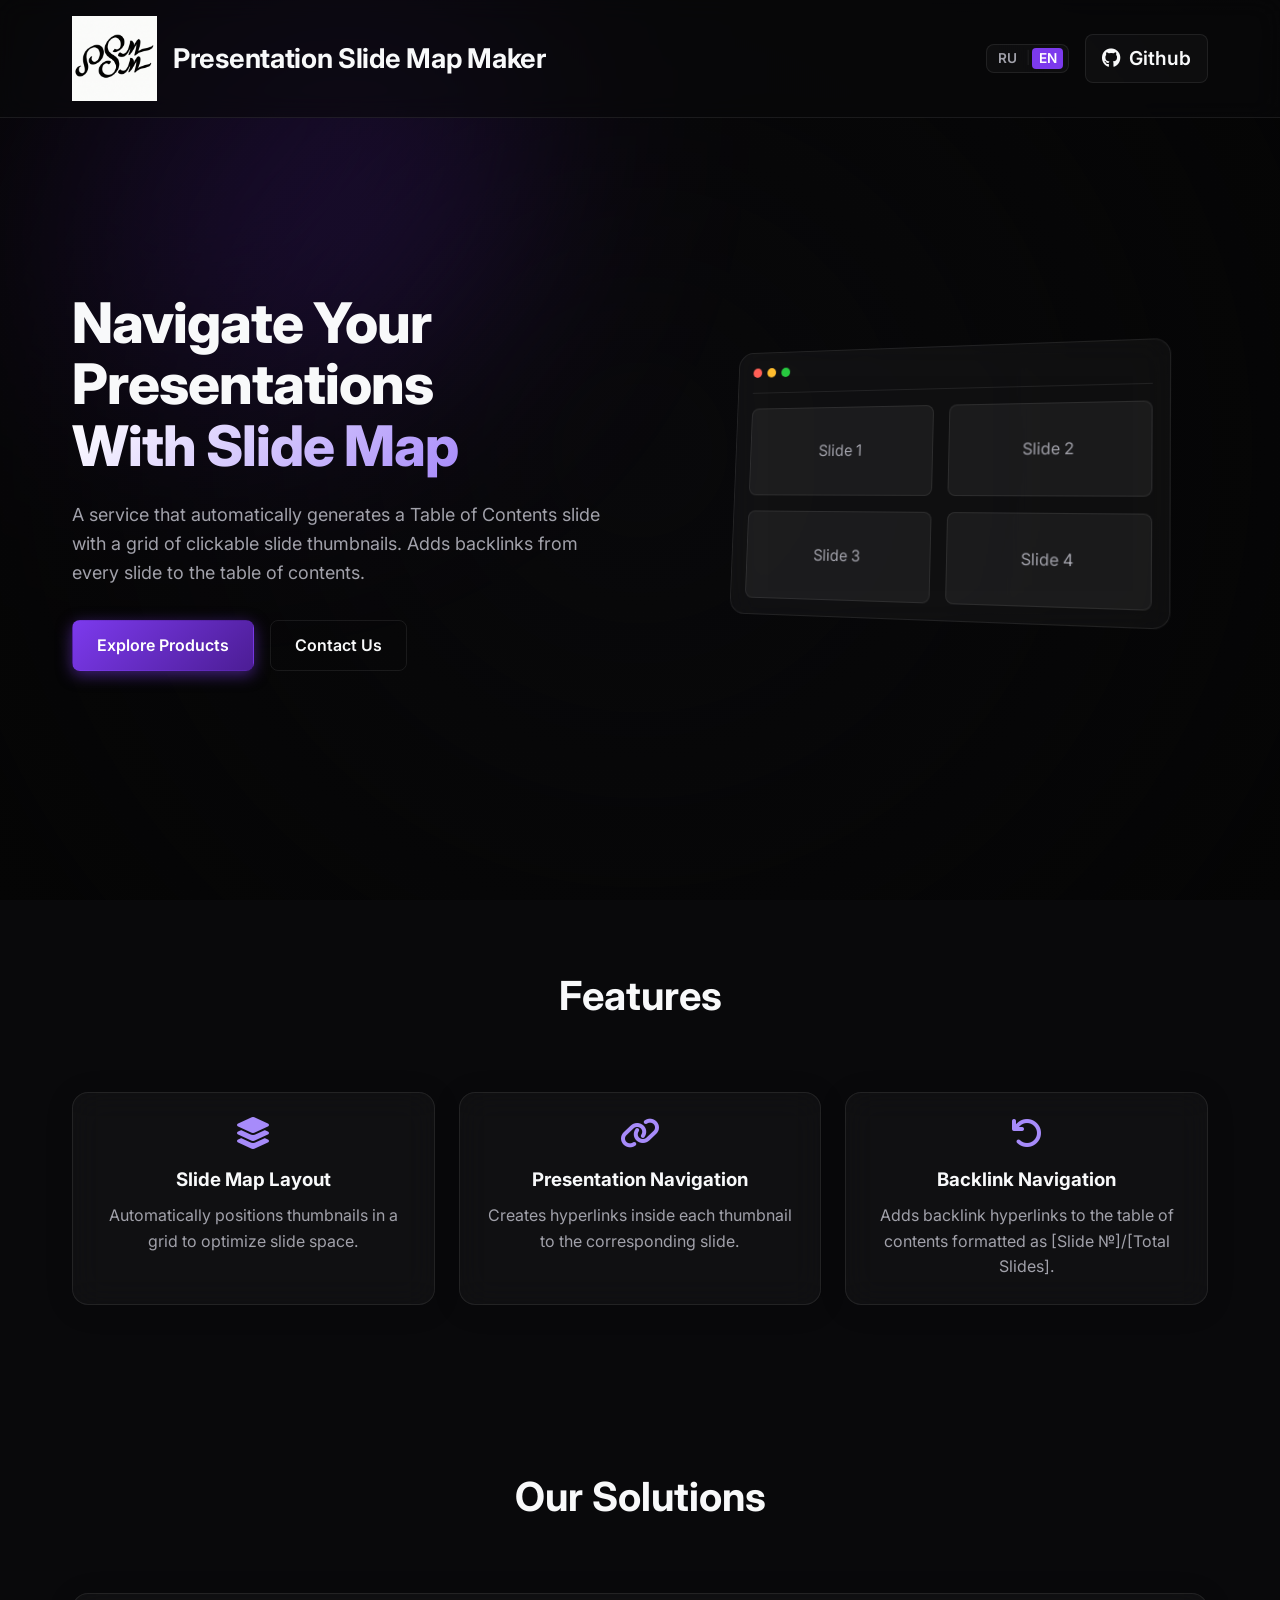
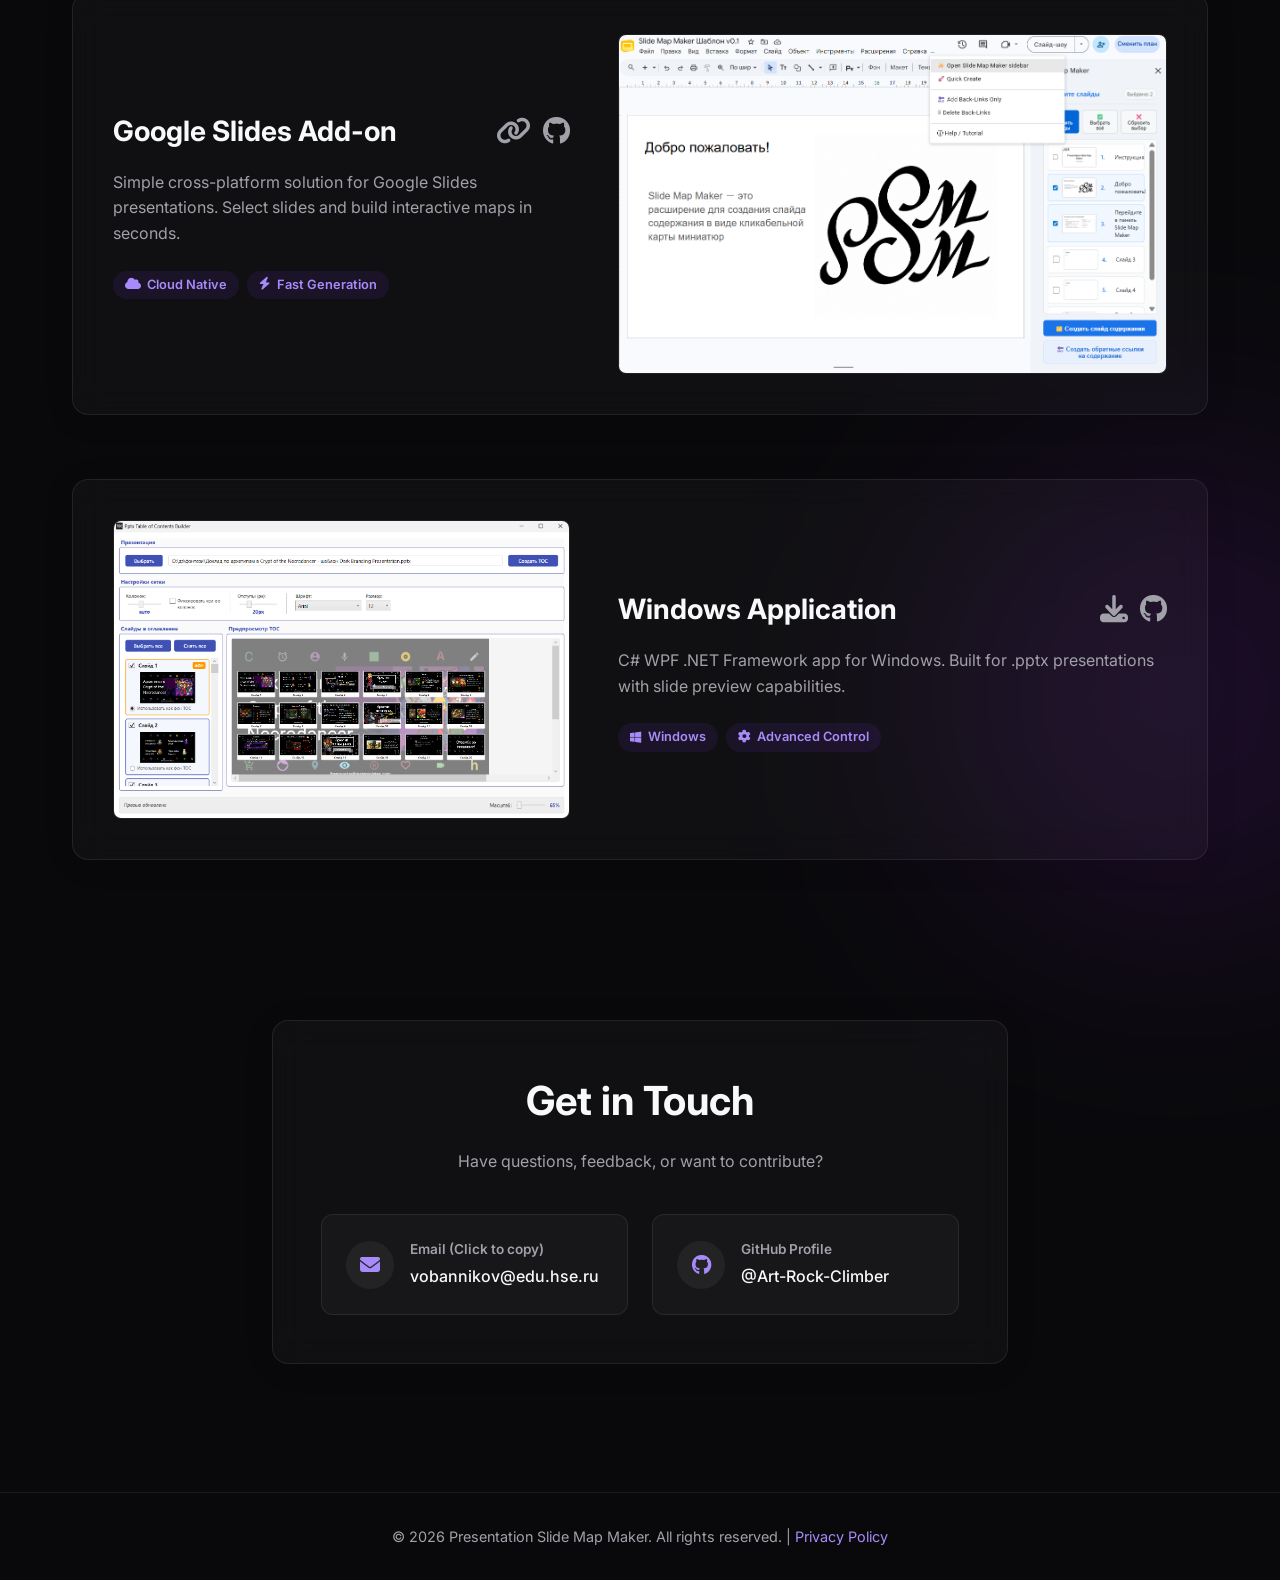
<file: index.html>
<!DOCTYPE html>
<html lang="ru">
<head>
    <!-- Yandex.Metrika counter -->
    <script type="text/javascript">
        (function(m,e,t,r,i,k,a){
            m[i]=m[i]||function(){(m[i].a=m[i].a||[]).push(arguments)};
            m[i].l=1*new Date();
            for (var j = 0; j < document.scripts.length; j++) {if (document.scripts[j].src === r) { return; }}
            k=e.createElement(t),a=e.getElementsByTagName(t)[0],k.async=1,k.src=r,a.parentNode.insertBefore(k,a)
        })(window, document,'script','https://mc.yandex.ru/metrika/tag.js?id=110553882', 'ym');

        ym(110553882, 'init', {ssr:true, webvisor:true, clickmap:true, referrer: document.referrer, url: location.href, accurateTrackBounce:true, trackLinks:true});
    </script>
    <noscript><div><img src="https://mc.yandex.ru/watch/110553882" style="position:absolute; left:-9999px;" alt="" /></div></noscript>
    <!-- /Yandex.Metrika counter -->

    <!-- Google Site Verification -->
    <meta name="google-site-verification" content="C6FuxXjHSIg_MrAdLh4r7RQxVOci7QAtpBMYjecPx-8"/>

    <meta charset="UTF-8">
    <meta name="viewport" content="width=device-width, initial-scale=1.0">
    <title>Presentation Slide Map Maker</title>
    <meta name="description" content="Add navigation to your PowerPoint presentations. Generate Table of Contents with interactive slide thumbnails.">
    <link rel="preconnect" href="https://fonts.googleapis.com">
    <link rel="preconnect" href="https://fonts.gstatic.com" crossorigin>
    <link href="https://fonts.googleapis.com/css2?family=Inter:wght@300;400;600;700;800&display=swap" rel="stylesheet">
    <link rel="stylesheet" href="style.css">
    <!-- FontAwesome for icons -->
    <link rel="stylesheet" href="https://cdnjs.cloudflare.com/ajax/libs/font-awesome/6.4.0/css/all.min.css">
</head>
<body>
    <div class="bg-gradient-overlay"></div>
    <div class="glow-orb orb-1"></div>
    <div class="glow-orb orb-2"></div>

    <!-- Header -->
    <header class="glass-nav">
        <div class="nav-container">
            <div class="logo-area">
                <div class="logo-placeholder">
                    <img src="assets/logo.png" alt="Logo">
                </div>
                <h1 class="nav-title">Presentation Slide Map Maker</h1>
            </div>
            <div class="nav-links">
                <div class="lang-switcher">
                    <button class="lang-btn active" data-lang-btn="ru">RU</button>
                    <span class="lang-divider">|</span>
                    <button class="lang-btn" data-lang-btn="en">EN</button>
                </div>
                <a href="https://github.com/Presentation-Slide-Map-Maker" target="_blank" class="org-card">
                    <i class="fa-brands fa-github"></i>
                    <span data-i18n="nav_github">Github Org</span>
                </a>
            </div>
        </div>
    </header>

    <!-- Hero Section -->
    <section class="hero" id="home">
        <div class="hero-content">
            <h2 class="hero-title" data-i18n="hero_title">Путешествуйте по презентации<br><span class="text-gradient">с картой слайдов</span></h2>
            <p class="hero-subtitle" data-i18n="hero_subtitle">
                Сервис, который автоматически создаёт слайд содержания с сеткой кликабельных миниатюр слайдов. Добавляет обратные ссылки с каждого слайда на содержание.
            </p>
            <div class="hero-cta">
                <a href="#products" class="btn btn-primary" data-i18n="hero_btn_products">Перейти к продуктам</a>
                <a href="#contact" class="btn btn-secondary" data-i18n="hero_btn_contact">Контакты</a>
            </div>
        </div>
        <div class="hero-visual">
            <div class="glass-card mockup-card">
                <div class="mockup-header">
                    <span class="dot red"></span>
                    <span class="dot yellow"></span>
                    <span class="dot green"></span>
                </div>
                <div class="mockup-body">
                    <div class="toc-grid">
                        <div class="toc-item" data-i18n="slide_1">Слайд 1</div>
                        <div class="toc-item" data-i18n="slide_2">Слайд 2</div>
                        <div class="toc-item" data-i18n="slide_3">Слайд 3</div>
                        <div class="toc-item" data-i18n="slide_4">Слайд 4</div>
                    </div>
                </div>
            </div>
        </div>
    </section>

    <!-- Overall Features Section -->
    <section class="features" id="features">
        <div class="section-header">
            <h2 class="section-title" data-i18n="features_title">Возможности</h2>
        </div>
        <div class="features-grid">
            
            <!-- Feature 1 -->
            <div class="feature-card glass-card reveal-on-scroll">
                <i class="fa-solid fa-layer-group feature-icon"></i>
                <h3 class="feature-title" data-i18n="feature_1_title">Расположение карты слайдов</h3>
                <p class="feature-desc" data-i18n="feature_1_desc">Автоматически расставляет миниатюры в сетку для оптимального использования места.</p>
            </div>

            <!-- Feature 2 -->
            <div class="feature-card glass-card reveal-on-scroll delay-1">
                <i class="fa-solid fa-link feature-icon"></i>
                <h3 class="feature-title" data-i18n="feature_2_title">Перемещение по презентации</h3>
                <p class="feature-desc" data-i18n="feature_2_desc">Создаёт гиперссылки в каждой миниатюре к нужному слайду.</p>
            </div>

            <!-- Feature 3 -->
            <div class="feature-card glass-card reveal-on-scroll delay-1">
                <i class="fa-solid fa-arrow-rotate-left feature-icon"></i>
                <h3 class="feature-title" data-i18n="feature_3_title">Обратная навигация</h3>
                <p class="feature-desc" data-i18n="feature_3_desc">Добавляет обратные гиперссылки на содержание в формате [№ слайда]/[кол-во слайдов].</p>
            </div>

        </div>
    </section>

    <!-- Products Section -->
    <section class="products" id="products">
        <div class="section-header">
            <h2 class="section-title" data-i18n="products_title">Наши решения</h2>
        </div>
        <div class="products-grid">
            
            <!-- Product 1: Google Slides Apps Script -->
            <div class="product-card glass-card reveal-on-scroll">
                <div class="product-info">
                    <div class="product-header">
                        <a href="https://docs.google.com/presentation/d/13gEPjt04mvOWLPwIWLR3jrGLX4naIcH2Jv8xGiEAelM/edit?usp=sharing"
                            target="_blank"
                            class="product-title-link">
                            <h3 class="product-title" data-i18n="product_1_title">Расширение Google Slides</h3>
                        </a>

                        <div class="product-actions">
                            <a href="https://docs.google.com/presentation/d/13gEPjt04mvOWLPwIWLR3jrGLX4naIcH2Jv8xGiEAelM/edit?usp=sharing" 
                                target="_blank" class="product-link">
                                <i class="fa-solid fa-link"></i>
                            </a>
                            <a href="https://github.com/Presentation-Slide-Map-Maker/Presentation-Slide-Map-Maker_GoogleSlidesApp" 
                                target="_blank" class="github-icon" title="View Source on GitHub">
                                <i class="fa-brands fa-github"></i>
                            </a>
                        </div>
                    </div>
                    <p class="product-desc" data-i18n="product_1_desc">
                        Простое кроссплатформенное решение для презентаций Google Slides. Выберите слайды и создайте интерактивные карты за считанные секунды.
                    </p>
                    <div class="product-features">
                        <span class="badge"><i class="fa-solid fa-cloud"></i> Cloud Native</span>
                        <span class="badge"><i class="fa-solid fa-bolt"></i> Fast Generation</span>
                    </div>
                </div>
                <div class="product-image">
                    <img src="assets/slides-use-case.png" alt="Google Slides" class="use-case-img zoomable">
                </div>
            </div>

            <!-- Product 2: Desktop C# WPF -->
            <div class="product-card glass-card reveal-on-scroll delay-1">
                <div class="product-info">
                    <div class="product-header">
                        <a href="https://github.com/Presentation-Slide-Map-Maker/PptxSlideMapMaker_dotnet-framework/releases"
                            target="_blank"
                            class="product-title-link">
                            <h3 class="product-title" data-i18n="product_2_title">Windows приложение</h3>
                        </a>
                        
                        <div class="product-actions">
                            <a href="https://github.com/Presentation-Slide-Map-Maker/PptxSlideMapMaker_dotnet-framework/releases" target="_blank" class="product-link">
                                <i class="fa-solid fa-download"></i>
                            </a>
                            <a href="https://github.com/Presentation-Slide-Map-Maker/PptxSlideMapMaker_dotnet-framework" target="_blank" class="github-icon" title="View Source on GitHub">
                                <i class="fa-brands fa-github"></i>
                            </a>
                        </div>
                    </div>
                    <p class="product-desc" data-i18n="product_2_desc">
                        C# WPF .NET Framework приложение для Windows. Для .pptx презентаций с возможностью предпросмотра слайда.
                    </p>
                    <div class="product-features">
                        <span class="badge"><i class="fa-brands fa-windows"></i> Windows</span>
                        <span class="badge"><i class="fa-solid fa-gear"></i> Advanced Control</span>
                    </div>
                </div>
                <div class="product-image">
                    <img src="assets/desktop-use-case.png" alt="Desktop app" class="use-case-img zoomable">
                </div>
            </div>

        </div>
    </section>

    <!-- Contact Section -->
    <section class="contact" id="contact">
        <div class="glass-card contact-card reveal-on-scroll">
            <h2 class="section-title" data-i18n="contact_title">Связаться с нами</h2>
            <p class="contact-desc" data-i18n="contact_desc">Есть вопросы, обратная связь или хотите внести вклад?</p>
            <div class="contact-links">
                <div class="contact-item copy-email" id="emailCard" style="cursor: pointer; position: relative;">
                    <div class="icon-wrapper"><i class="fa-solid fa-envelope"></i></div>
                    <div class="contact-info">
                        <span class="contact-label" data-i18n="contact_email_label">Почта (Нажмите, чтобы скопировать)</span>
                        <span class="contact-value" id="emailAddress">vobannikov@edu.hse.ru</span>
                    </div>
                    <div class="copy-tooltip" id="copyTooltip" data-i18n="contact_email_copied">Скопировано!</div>
                </div>
                <a href="https://github.com/Art-Rock-Climber" target="_blank" class="contact-item">
                    <div class="icon-wrapper"><i class="fa-brands fa-github"></i></div>
                    <div class="contact-info">
                        <span class="contact-label" data-i18n="contact_github_label">GitHub профиль</span>
                        <span class="contact-value">@Art-Rock-Climber</span>
                    </div>
                </a>
            </div>
        </div>
    </section>

    <!-- Footer -->
    <footer>
        <p><span data-i18n="footer_rights">&copy; 2026 Presentation Slide Map Maker. Все права защищены.</span> | <a href="privacy.html" class="footer-link" data-i18n="footer_privacy">Политика конфиденциальности</a></p>
    </footer>

    <!-- Lightbox Modal -->
    <div id="lightbox" class="lightbox">
        <span class="lightbox-close">&times;</span>
        <img class="lightbox-content" id="lightbox-img">
    </div>

    <script src="script.js"></script>
</body>
</html>
</file>
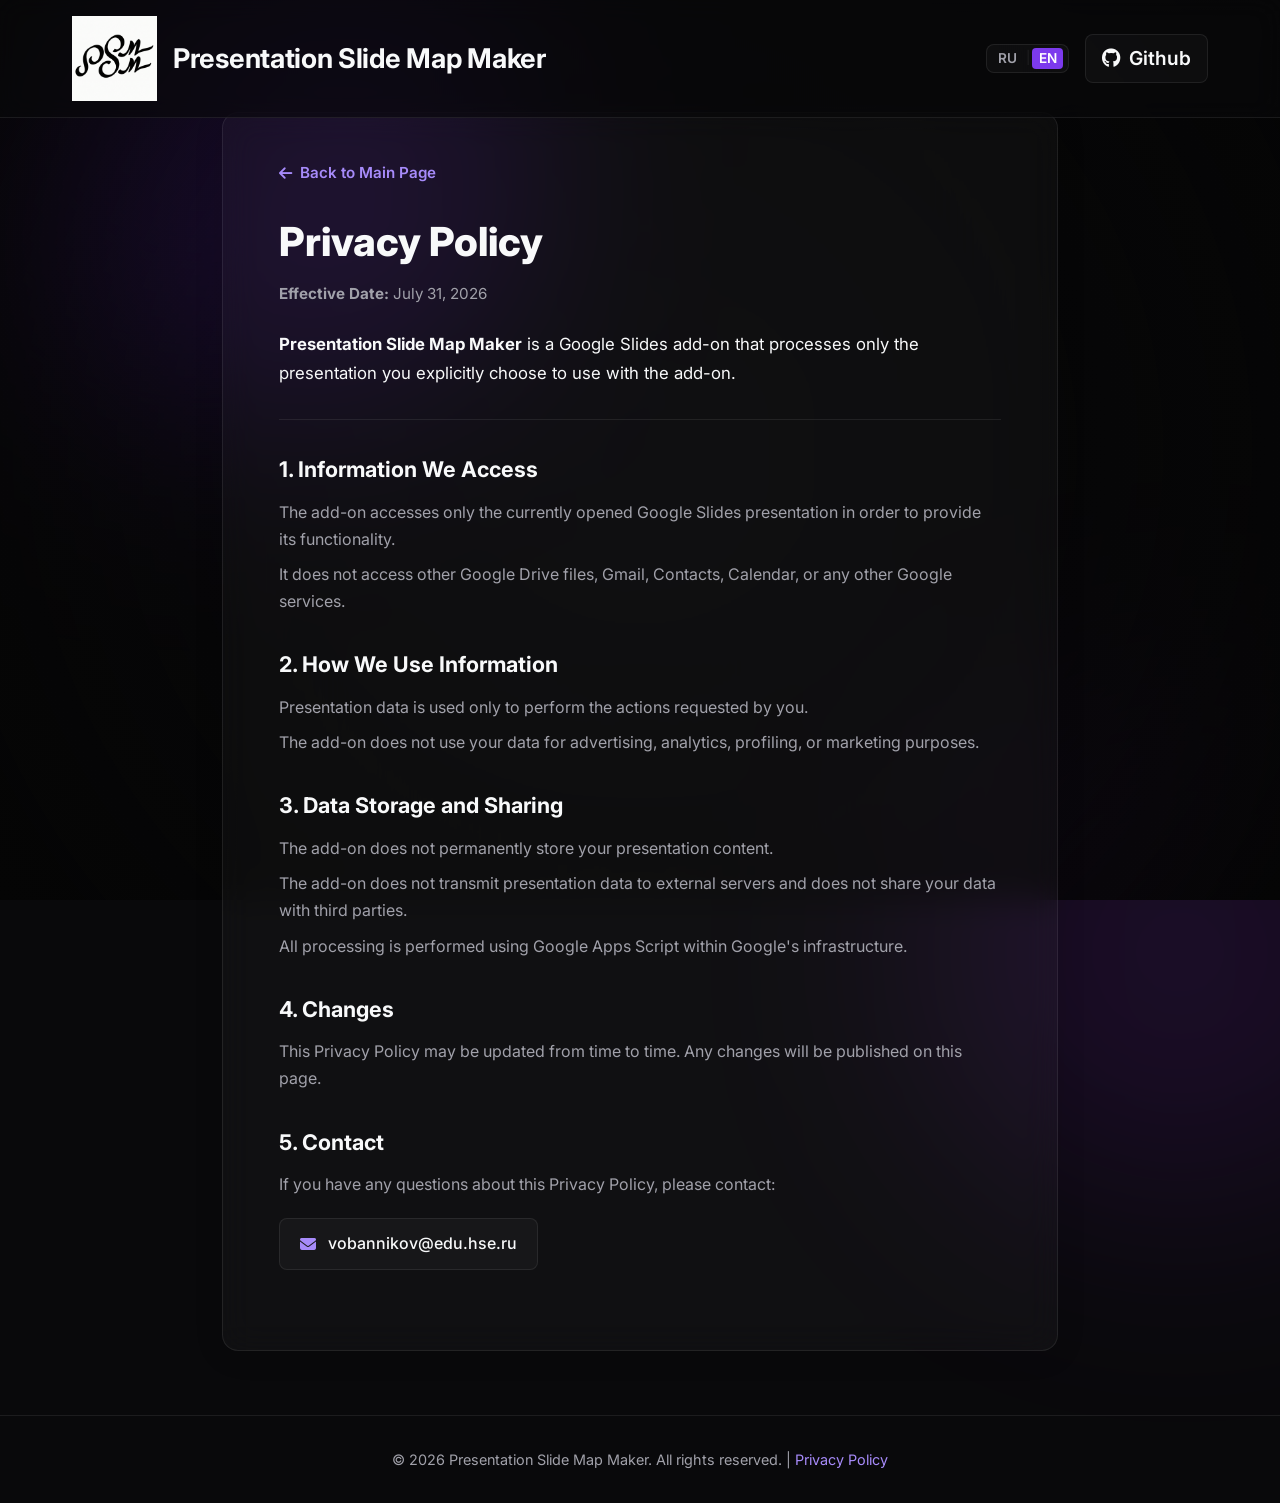
<file: privacy.html>
<!DOCTYPE html>
<html lang="ru">
<head>
    <meta charset="UTF-8">
    <meta name="viewport" content="width=device-width, initial-scale=1.0">
    <title>Privacy Policy - Presentation Slide Map Maker</title>
    <meta name="description" content="Privacy Policy for Presentation Slide Map Maker Google Slides add-on.">
    <link rel="preconnect" href="https://fonts.googleapis.com">
    <link rel="preconnect" href="https://fonts.gstatic.com" crossorigin>
    <link href="https://fonts.googleapis.com/css2?family=Inter:wght@300;400;600;700;800&display=swap" rel="stylesheet">
    <link rel="stylesheet" href="style.css">
    <!-- FontAwesome for icons -->
    <link rel="stylesheet" href="https://cdnjs.cloudflare.com/ajax/libs/font-awesome/6.4.0/css/all.min.css">
</head>
<body>
    <div class="bg-gradient-overlay"></div>
    <div class="glow-orb orb-1"></div>
    <div class="glow-orb orb-2"></div>

    <!-- Header -->
    <header class="glass-nav">
        <div class="nav-container">
            <div class="logo-area">
                <a href="index.html" class="logo-placeholder" style="text-decoration: none;">
                    <img src="assets/logo.png" alt="Logo">
                </a>
                <a href="index.html" style="text-decoration: none; color: inherit;">
                    <h1 class="nav-title">Presentation Slide Map Maker</h1>
                </a>
            </div>
            <div class="nav-links">
                <div class="lang-switcher">
                    <button class="lang-btn active" data-lang-btn="ru">RU</button>
                    <span class="lang-divider">|</span>
                    <button class="lang-btn" data-lang-btn="en">EN</button>
                </div>
                <a href="https://github.com/Presentation-Slide-Map-Maker" target="_blank" class="org-card">
                    <i class="fa-brands fa-github"></i>
                    <span data-i18n="nav_github">Github Org</span>
                </a>
            </div>
        </div>
    </header>

    <!-- Privacy Policy Section -->
    <main class="privacy-page">
        <div class="privacy-container glass-card">
            <a href="index.html" class="back-link" data-i18n="privacy_back"><i class="fa-solid fa-arrow-left"></i> На главную</a>
            <h1 class="privacy-title" data-i18n="privacy_title">Политика конфиденциальности</h1>
            <p class="privacy-effective" data-i18n="privacy_effective"><strong>Дата вступления в силу:</strong> 31.07.2026</p>

            <p class="privacy-intro" data-i18n="privacy_intro">
                <strong>Presentation Slide Map Maker</strong> — это расширение для Google Slides, которое обрабатывает только ту презентацию, которую вы явно выберете для использования с расширением.
            </p>

            <hr class="privacy-divider">

            <section class="privacy-section">
                <h2 data-i18n="privacy_s1_title">1. Доступ к информации</h2>
                <p data-i18n="privacy_s1_p1">Расширение получает доступ только к текущей открытой презентации Google Slides для обеспечения своей функциональности.</p>
                <p data-i18n="privacy_s1_p2">Оно не имеет доступа к другим файлам Google Диска, Gmail, контактам, календарю или любым другим сервисам Google.</p>
            </section>

            <section class="privacy-section">
                <h2 data-i18n="privacy_s2_title">2. Использование информации</h2>
                <p data-i18n="privacy_s2_p1">Данные презентации используются исключительно для выполнения запрошенных вами действий.</p>
                <p data-i18n="privacy_s2_p2">Расширение не использует ваши данные в рекламных, аналитических, профилирующих или маркетинговых целях.</p>
            </section>

            <section class="privacy-section">
                <h2 data-i18n="privacy_s3_title">3. Хранение и передача данных</h2>
                <p data-i18n="privacy_s3_p1">Расширение не сохраняет содержимое вашей презентации на постоянной основе.</p>
                <p data-i18n="privacy_s3_p2">Расширение не передает данные презентации на внешние серверы и не передает ваши данные третьим лицам.</p>
                <p data-i18n="privacy_s3_p3">Вся обработка выполняется с использованием Google Apps Script в инфраструктуре Google.</p>
            </section>

            <section class="privacy-section">
                <h2 data-i18n="privacy_s4_title">4. Изменения</h2>
                <p data-i18n="privacy_s4_p1">Эта Политика конфиденциальности может время от времени обновляться. Любые изменения будут опубликованы на этой странице.</p>
            </section>

            <section class="privacy-section">
                <h2 data-i18n="privacy_s5_title">5. Контакты</h2>
                <p data-i18n="privacy_s5_p1">Если у вас есть вопросы по поводу этой Политики конфиденциальности, пожалуйста, свяжитесь с нами:</p>
                <div class="privacy-contact-box">
                    <i class="fa-solid fa-envelope"></i>
                    <a href="mailto:vobannikov@edu.hse.ru">vobannikov@edu.hse.ru</a>
                </div>
            </section>
        </div>
    </main>

    <!-- Footer -->
    <footer>
        <p><span data-i18n="footer_rights">&copy; 2026 Presentation Slide Map Maker. Все права защищены.</span> | <a href="privacy.html" class="footer-link" data-i18n="footer_privacy">Политика конфиденциальности</a></p>
    </footer>

    <script src="script.js"></script>
</body>
</html>
</file>
<file: style.css>
/* Reset & Base Styles */
:root {
    --bg-dark: #09090b; /* Almost black */
    --bg-darker: #050505;
    --text-main: #f8f9fa;
    --text-muted: #a1a1aa;
    
    /* Deep purples */
    --purple-primary: #7c3aed;
    --purple-light: #a78bfa;
    --purple-dark: #4c1d95;
    --purple-glow: rgba(124, 58, 237, 0.5);
    
    /* Glassmorphism */
    --glass-bg: rgba(255, 255, 255, 0.03);
    --glass-border: rgba(255, 255, 255, 0.08);
    --glass-highlight: rgba(255, 255, 255, 0.15);
    
    --transition: all 0.3s cubic-bezier(0.25, 0.8, 0.25, 1);
}

* {
    margin: 0;
    padding: 0;
    box-sizing: border-box;
}

html {
    scroll-behavior: smooth;
}

body {
    font-family: 'Inter', sans-serif;
    background-color: var(--bg-dark);
    color: var(--text-main);
    line-height: 1.6;
    overflow-x: hidden;
    position: relative;
}

/* Dynamic Background Orbs */
.bg-gradient-overlay {
    position: fixed;
    top: 0;
    left: 0;
    width: 100vw;
    height: 100vh;
    background: radial-gradient(circle at center, transparent 0%, var(--bg-darker) 100%);
    z-index: -1;
    pointer-events: none;
}

.glow-orb {
    position: absolute;
    border-radius: 50%;
    filter: blur(120px);
    z-index: -2;
    opacity: 0.6;
    animation: float 20s infinite alternate ease-in-out;
}

.orb-1 {
    width: 600px;
    height: 600px;
    background: var(--purple-dark);
    top: -200px;
    left: -100px;
}

.orb-2 {
    width: 500px;
    height: 500px;
    background: rgba(88, 28, 135, 0.4); /* Dark purple */
    bottom: 20%;
    right: -150px;
    animation-delay: -5s;
}

@keyframes float {
    0% { transform: translate(0, 0) scale(1); }
    100% { transform: translate(50px, 50px) scale(1.1); }
}

/* Glassmorphism Utilities */
.glass-nav {
    position: fixed;
    top: 0;
    left: 0;
    width: 100%;
    background: rgba(9, 9, 11, 0.6);
    backdrop-filter: blur(12px);
    -webkit-backdrop-filter: blur(12px);
    border-bottom: 1px solid var(--glass-border);
    z-index: 100;
}

.glass-card {
    background: var(--glass-bg);
    backdrop-filter: blur(16px);
    -webkit-backdrop-filter: blur(16px);
    border: 1px solid var(--glass-border);
    border-radius: 16px;
    box-shadow: 0 4px 30px rgba(0, 0, 0, 0.1);
}

/* Navigation */
.nav-container {
    display: flex;
    justify-content: space-between;
    align-items: center;
    max-width: 1200px;
    margin: 0 auto;
    padding: 1rem 2rem;
}

.logo-area {
    display: flex;
    align-items: center;
    gap: 1rem;
}

.logo-placeholder {
    height: 85px;
    display: flex;
    align-items: center;
    justify-content: center;
}

.logo-placeholder img {
    height: 100%;
    width: auto;
    max-width: 250px;
    object-fit: contain;
}

.nav-title {
    font-size: clamp(1.2rem, 2.2vw, 1.7rem);
    font-weight: 700;
    letter-spacing: -0.3px;
    line-height: 1.9;
}

.nav-links {
    display: flex;
    flex-direction: row;
    align-items: center;
    gap: 1rem;
}

.org-card {
    display: flex;
    align-items: center;
    gap: 0.5rem;
    padding: 0.5rem 1rem;
    background: var(--glass-bg);
    border: 1px solid var(--glass-border);
    border-radius: 8px;
    color: var(--text-main);
    text-decoration: none;
    font-size: 1.2rem;
    font-weight: 600;
    transition: var(--transition);
}

.org-card:hover {
    background: var(--glass-highlight);
    border-color: var(--purple-light);
    transform: translateY(-2px);
}

/* Language Switcher */
.lang-switcher {
    display: inline-flex;
    align-items: center;
    justify-content: center;
    gap: 0.15rem;
    padding: 0.2rem 0.3rem;
    background: var(--glass-bg);
    border: 1px solid var(--glass-border);
    border-radius: 8px;
    line-height: 1;
}

.lang-btn {
    display: inline-flex;
    align-items: center;
    justify-content: center;
    background: none;
    border: none;
    color: var(--text-muted);
    font-weight: 600;
    font-size: 0.85rem;
    cursor: pointer;
    padding: 0.25rem 0.4rem;
    border-radius: 4px;
    transition: var(--transition);
    font-family: inherit;
    line-height: 1;
}

.lang-btn:hover {
    color: #ffffff;
}

.lang-btn.active {
    color: #ffffff;
    background: var(--purple-primary);
}

.lang-divider {
    color: var(--glass-border);
    font-size: 0.8rem;
    display: inline-flex;
    align-items: center;
    justify-content: center;
    line-height: 1;
    user-select: none;
}

/* Typography & Colors */
.text-gradient {
    background: linear-gradient(135deg, #fff 0%, var(--purple-light) 100%);
    -webkit-background-clip: text;
    -webkit-text-fill-color: transparent;
    background-clip: text;
}

/* Buttons */
.btn {
    display: inline-flex;
    align-items: center;
    justify-content: center;
    padding: 0.75rem 1.5rem;
    border-radius: 8px;
    font-weight: 600;
    text-decoration: none;
    transition: var(--transition);
    cursor: pointer;
}

.btn-primary {
    background: linear-gradient(135deg, var(--purple-primary) 0%, var(--purple-dark) 100%);
    color: white;
    border: 1px solid transparent;
    box-shadow: 0 4px 15px var(--purple-glow);
}

.btn-primary:hover {
    transform: translateY(-2px);
    box-shadow: 0 6px 20px rgba(124, 58, 237, 0.6);
}

.btn-secondary {
    background: transparent;
    color: var(--text-main);
    border: 1px solid var(--glass-border);
}

.btn-secondary:hover {
    background: var(--glass-highlight);
    border-color: var(--purple-light);
}

/* Hero Section */
.hero {
    min-height: 100vh;
    display: flex;
    align-items: center;
    justify-content: space-between;
    max-width: 1200px;
    margin: 0 auto;
    padding: 6rem 2rem 2rem;
    gap: 4rem;
}

.hero-content {
    flex: 1;
    max-width: 600px;
}

.hero-title {
    font-size: 3.5rem;
    line-height: 1.1;
    font-weight: 800;
    margin-bottom: 1.5rem;
    letter-spacing: -1px;
}

.hero-subtitle {
    font-size: 1.125rem;
    color: var(--text-muted);
    margin-bottom: 2rem;
}

.hero-cta {
    display: flex;
    gap: 1rem;
}

.hero-visual {
    flex: 1;
    display: flex;
    justify-content: center;
    perspective: 1000px;
}

.mockup-card {
    width: 100%;
    max-width: 450px;
    padding: 1rem;
    transform: rotateY(-15deg) rotateX(5deg);
    transition: transform 0.5s ease;
}

.mockup-card:hover {
    transform: rotateY(0deg) rotateX(0deg);
}

.mockup-header {
    display: flex;
    gap: 6px;
    padding-bottom: 1rem;
    border-bottom: 1px solid var(--glass-border);
    margin-bottom: 1rem;
}

.dot {
    width: 10px;
    height: 10px;
    border-radius: 50%;
}
.dot.red { background: #ff5f56; }
.dot.yellow { background: #ffbd2e; }
.dot.green { background: #27c93f; }

.toc-grid {
    display: grid;
    grid-template-columns: 1fr 1fr;
    gap: 1rem;
}

.toc-item {
    background: rgba(255,255,255,0.05);
    border: 1px solid var(--glass-border);
    padding: 2rem 1rem;
    border-radius: 8px;
    text-align: center;
    font-size: 1rem;
    color: var(--text-muted);
    transition: var(--transition);
}

.toc-item:hover {
    border-color: var(--purple-primary);
    color: white;
    background: rgba(124, 58, 237, 0.1);
}

/* Features Section */
.features {
    max-width: 1200px;
    margin: 0 auto;
    padding: 4rem 2rem;
}

.features-grid {
    display: grid;
    grid-template-columns: repeat(auto-fit, minmax(250px, 1fr));
    gap: 1.5rem;
}

.feature-card {
    padding: 1.5rem;
    text-align: center;
}

.feature-icon {
    font-size: 2rem;
    color: var(--purple-light);
    margin-bottom: 1rem;
}

.feature-title {
    margin-bottom: 0.5rem;
    font-size: 1.rem;
}

.feature-desc {
    color: var(--text-muted);
    font-size: 1rem;
}

/* Products Section */
.products {
    max-width: 1200px;
    margin: 0 auto;
    padding: 6rem 2rem;
}

.section-header {
    text-align: center;
    margin-bottom: 4rem;
}

.section-title {
    font-size: 2.5rem;
    font-weight: 700;
    margin-bottom: 1rem;
}

.section-description {
    color: var(--text-muted);
    font-size: 1.1rem;
}

.products-grid {
    display: flex;
    flex-direction: column;
    gap: 4rem;
}

.product-card {
    padding: 2.5rem;
    display: grid;
    grid-template-columns: 1fr 1.2fr;
    align-items: center;
    gap: 3rem;
    transition: var(--transition);
    position: relative;
    overflow: hidden;
}

/* Alternate sides for images if there are multiple */
.product-card:nth-child(even) .product-image {
    order: -1;
}

@media (max-width: 900px) {
    .product-card {
        grid-template-columns: 1fr;
    }
    .product-card:nth-child(even) .product-image {
        order: 0;
    }
}

.product-card::before {
    content: '';
    position: absolute;
    top: 0;
    left: 0;
    width: 100%;
    height: 4px;
    background: linear-gradient(90deg, var(--purple-primary), var(--purple-light));
    opacity: 0;
    transition: var(--transition);
}

.product-card:hover {
    transform: translateY(-10px);
    border-color: rgba(124, 58, 237, 0.3);
}

.product-card:hover::before {
    opacity: 1;
}

.product-header {
    display: flex;
    justify-content: space-between;
    align-items: center;
    margin-bottom: 1rem;
}

.product-title {
    font-size: 1.75rem;
    font-weight: 700;
}

.product-title-link {
    color: inherit;
    text-decoration: none;
}

.product-title-link:hover .product-title {
    color: var(--purple-light);
}

.product-link {
    color: var(--text-muted);
    font-size: 1.75rem;
    transition: var(--transition);
}

.product-link:hover {
    color: var(--purple-light);
}

.product-actions {
    display: flex;
    gap: .75rem;
}

.github-icon {
    color: var(--text-muted);
    font-size: 1.75rem;
    transition: var(--transition);
}

.github-icon:hover {
    color: var(--purple-light);
}

.product-desc {
    color: var(--text-muted);
    margin-bottom: 1.5rem;
    flex-grow: 1;
}

.product-image {
    width: 100%;
    height: auto;
    min-height: 250px;
    background: rgba(0, 0, 0, 0.1);
    border: 1px solid var(--glass-border);
    border-radius: 8px;
    display: flex;
    align-items: center;
    justify-content: center;
    overflow: hidden;
    position: relative;
}

.use-case-img {
    width: 100%;
    height: 100%;
    max-height: 400px;
    object-fit: contain;
    transition: transform 0.3s ease;
}

.use-case-img.zoomable {
    cursor: zoom-in;
}

.use-case-img.zoomable:hover {
    transform: scale(1.02);
}

.img-overlay {
    color: var(--text-muted);
    font-size: 0.9rem;
}

.product-features {
    display: flex;
    gap: 0.5rem;
    flex-wrap: wrap;
}

.badge {
    background: rgba(124, 58, 237, 0.1);
    color: var(--purple-light);
    padding: 0.25rem 0.75rem;
    border-radius: 20px;
    font-size: 0.8rem;
    font-weight: 600;
    display: flex;
    align-items: center;
    gap: 0.4rem;
}

/* Contact Section */
.contact {
    max-width: 800px;
    margin: 0 auto;
    padding: 4rem 2rem 8rem;
}

.contact-card {
    padding: 3rem;
    text-align: center;
}

.contact-desc {
    color: var(--text-muted);
    margin-bottom: 2.5rem;
}

.contact-links {
    display: grid;
    grid-template-columns: 1fr 1fr;
    gap: 1.5rem;
}

.contact-item {
    display: flex;
    align-items: center;
    gap: 1rem;
    padding: 1.5rem;
    background: rgba(255,255,255,0.03);
    border: 1px solid var(--glass-border);
    border-radius: 12px;
    text-decoration: none;
    color: var(--text-main);
    transition: var(--transition);
    text-align: left;
}

.contact-item:hover {
    background: rgba(124, 58, 237, 0.1);
    border-color: var(--purple-primary);
    transform: translateY(-3px);
}

.icon-wrapper {
    width: 48px;
    height: 48px;
    background: rgba(255,255,255,0.05);
    border-radius: 50%;
    display: flex;
    align-items: center;
    justify-content: center;
    font-size: 1.25rem;
    color: var(--purple-light);
}

.contact-info {
    display: flex;
    flex-direction: column;
}

.contact-label {
    font-size: 0.85rem;
    color: var(--text-muted);
    font-weight: 600;
    margin-bottom: 0.2rem;
}

.contact-value {
    font-size: 1rem;
    font-weight: 500;
}

.copy-tooltip {
    position: absolute;
    top: -40px;
    left: 50%;
    transform: translateX(-50%);
    background: var(--purple-primary);
    color: white;
    padding: 0.5rem 1rem;
    border-radius: 8px;
    font-size: 0.85rem;
    font-weight: 600;
    opacity: 0;
    pointer-events: none;
    transition: all 0.3s cubic-bezier(0.25, 0.8, 0.25, 1);
    box-shadow: 0 4px 15px rgba(0,0,0,0.3);
}

.copy-tooltip::after {
    content: '';
    position: absolute;
    bottom: -5px;
    left: 50%;
    transform: translateX(-50%);
    border-width: 5px 5px 0;
    border-style: solid;
    border-color: var(--purple-primary) transparent transparent transparent;
}

.copy-tooltip.show {
    opacity: 1;
    top: -50px;
}

/* Lightbox Modal */
.lightbox {
    display: none;
    position: fixed;
    z-index: 9999;
    padding-top: 50px;
    left: 0;
    top: 0;
    width: 100%;
    height: 100%;
    background-color: rgba(0,0,0,0.9);
    backdrop-filter: blur(5px);
    overflow: auto;
}

.lightbox-content {
    margin: auto;
    display: block;
    max-width: 90%;
    max-height: 85vh;
    border-radius: 8px;
    box-shadow: 0 4px 30px rgba(0, 0, 0, 0.5);
    animation: zoomIn 0.3s ease;
}

@keyframes zoomIn {
    from {transform: scale(0.9); opacity: 0;}
    to {transform: scale(1); opacity: 1;}
}

.lightbox-close {
    position: absolute;
    top: 20px;
    right: 35px;
    color: #f1f1f1;
    font-size: 40px;
    font-weight: bold;
    transition: 0.3s;
    cursor: pointer;
}

.lightbox-close:hover,
.lightbox-close:focus {
    color: var(--purple-light);
    text-decoration: none;
    cursor: pointer;
}

/* Footer */
footer {
    text-align: center;
    padding: 2rem;
    border-top: 1px solid var(--glass-border);
    color: var(--text-muted);
    font-size: 0.9rem;
}

/* Animation Utilities */
.reveal-on-scroll {
    opacity: 0;
    transform: translateY(30px);
    transition: all 0.8s ease-out;
}

.reveal-on-scroll.visible {
    opacity: 1;
    transform: translateY(0);
}

.delay-1 {
    transition-delay: 0.2s;
}

/* Responsive Design */
@media (max-width: 900px) {
    .hero {
        flex-direction: column;
        padding-top: 8rem;
        text-align: center;
    }
    
    .hero-cta {
        justify-content: center;
    }

    .hero-visual {
        width: 100%;
        margin-top: 2rem;
    }

    .mockup-card {
        transform: none;
    }
}

@media (max-width: 600px) {
    .hero-title {
        font-size: 2.5rem;
    }
    
    .nav-title {
        font-size: 1rem;
    }
    
    .contact-links {
        grid-template-columns: 1fr;
    }
}



/* =========================================
   Mobile Fixes
   ========================================= */

html,
body {
    width: 100%;
    max-width: 100%;
    overflow-x: hidden;
}

/* Фикс декоративного фона */
.bg-gradient-overlay {
    inset: 0;
    width: auto;
    height: auto;
}

.glow-orb {
    pointer-events: none;
}

/* =========================================
   Планшеты
   ========================================= */

@media (max-width: 900px) {

    .hero,
    .features,
    .products,
    .contact {
        padding-left: 1rem;
        padding-right: 1rem;
    }

    .nav-container {
        padding: 1rem;
    }

    .logo-placeholder {
        height: 60px;
    }

    .hero {
        gap: 2rem;
    }

    .hero-title {
        font-size: clamp(2.2rem, 7vw, 3rem);
    }

    .hero-subtitle {
        font-size: 1rem;
    }

    .mockup-card {
        max-width: 100%;
    }

    .product-card {
        padding: 1.5rem;
        gap: 2rem;
    }

    .product-image {
        min-height: auto;
    }

    .use-case-img {
        max-height: 300px;
    }

    .contact-card {
        padding: 2rem;
    }

}

/* =========================================
   Phones
   ========================================= */

@media (max-width: 600px) {

    .hero,
    .features,
    .products,
    .contact {
        padding: 3rem 1rem;
    }

    .hero{
        padding-top:7rem;
    }

    .section-header {
        margin-bottom: 2rem;
    }

    .section-title {
        font-size: 2rem;
    }

    .hero-title {
        font-size: clamp(2rem, 9vw, 2.6rem);
    }

    .hero-subtitle {
        font-size: 1rem;
    }

    /* Кнопки одна под другой */

    .hero-cta {
        flex-direction: column;
        width: 100%;
    }

    .hero-cta .btn {
        width: 100%;
    }

    /* Header */

    .nav-container {
        padding: 0.75rem 1rem;
    }

    .logo-area {
        gap: 0.4rem;
        min-width: 0;
    }

    .logo-placeholder {
        height: 36px;
    }

    .logo-placeholder img {
        max-width: 150px;
    }

    .nav-title {
        font-size: clamp(0.85rem, 2.5vw, 1.25rem);
        line-height: 1.2;
    }

    .nav-links {
        display: flex;
        flex-direction: row;
        align-items: center;
        gap: 0.35rem;
        flex-shrink: 0;
    }

    .org-card {
        padding: 0.35rem 0.55rem;
        font-size: 0.85rem;
        gap: 0.3rem;
    }

    .lang-switcher {
        padding: 0.25rem 0.4rem;
    }

    .lang-btn {
        font-size: 0.8rem;
        padding: 0.15rem 0.3rem;
    }

    /* Features */

    .features-grid {
        grid-template-columns: 1fr;
    }

    /* Products */

    .product-card {
        padding: 1.25rem;
        gap: 1.5rem;
    }

    .product-header {
        display: flex;
        justify-content: space-between;
        align-items: center;
        gap: 1rem;
    }

    .product-features {
        gap: .4rem;
    }

    .badge {
        font-size: .75rem;
    }

    .product-image {
        min-height: auto;
    }

    .use-case-img {
        max-height: 220px;
    }

    /* Contact */

    .contact-card {
        padding: 1.5rem;
    }

    .contact-links {
        grid-template-columns: 1fr;
        gap: 1rem;
    }

    .contact-item {
        padding: 1rem;
        gap: .75rem;
        align-items: flex-start;
    }

    .icon-wrapper {
        width: 42px;
        height: 42px;
        flex-shrink: 0;
    }

    .contact-info {
        min-width: 0;
    }

    .contact-label {
        font-size: .8rem;
    }

    .contact-value {
        font-size: .95rem;
        overflow-wrap: anywhere;
        word-break: break-word;
    }

}

/* Footer Link */
.footer-link {
    color: var(--purple-light);
    text-decoration: none;
    transition: var(--transition);
}

.footer-link:hover {
    color: #ffffff;
    text-decoration: underline;
}

/* Privacy Policy Page */
.privacy-page {
    max-width: 900px;
    margin: 0 auto;
    padding: 7rem 2rem 4rem;
}

.privacy-container {
    padding: 3rem 3.5rem;
}

.back-link {
    display: inline-flex;
    align-items: center;
    gap: 0.5rem;
    color: var(--purple-light);
    text-decoration: none;
    font-weight: 600;
    font-size: 0.95rem;
    margin-bottom: 1.5rem;
    transition: var(--transition);
}

.back-link:hover {
    color: #ffffff;
    transform: translateX(-4px);
}

.privacy-title {
    font-size: 2.5rem;
    font-weight: 800;
    margin-bottom: 0.5rem;
    overflow-wrap: break-word;
    word-break: break-word;
    hyphens: auto;
}

.privacy-effective {
    color: var(--text-muted);
    font-size: 0.95rem;
    margin-bottom: 1.5rem;
}

.privacy-intro {
    font-size: 1.05rem;
    line-height: 1.7;
    color: var(--text-main);
}

.privacy-divider {
    border: 0;
    height: 1px;
    background: var(--glass-border);
    margin: 2rem 0;
}

.privacy-section {
    margin-bottom: 2rem;
}

.privacy-section h2 {
    font-size: 1.35rem;
    font-weight: 700;
    color: var(--text-main);
    margin-bottom: 0.75rem;
    overflow-wrap: break-word;
    word-break: break-word;
}

.privacy-section p {
    color: var(--text-muted);
    font-size: 1rem;
    line-height: 1.7;
    margin-bottom: 0.5rem;
}

.privacy-contact-box {
    display: inline-flex;
    align-items: center;
    gap: 0.75rem;
    padding: 0.75rem 1.25rem;
    background: rgba(255, 255, 255, 0.03);
    border: 1px solid var(--glass-border);
    border-radius: 8px;
    margin-top: 0.75rem;
}

.privacy-contact-box i {
    color: var(--purple-light);
}

.privacy-contact-box a {
    color: var(--text-main);
    text-decoration: none;
    font-weight: 500;
}

.privacy-contact-box a:hover {
    color: var(--purple-light);
    text-decoration: underline;
}

@media (max-width: 600px) {
    .privacy-page {
        padding: 5.2rem 0.75rem 2rem;
    }

    .privacy-container {
        padding: 1.5rem 1rem;
        border-radius: 12px;
        overflow-wrap: break-word;
        word-break: break-word;
    }
    
    .privacy-title {
        font-size: clamp(1.3rem, 5.5vw, 1.8rem);
        line-height: 1.25;
    }

    .privacy-effective {
        font-size: 0.85rem;
        margin-bottom: 1rem;
    }

    .privacy-intro {
        font-size: 0.95rem;
        line-height: 1.6;
    }

    .privacy-section h2 {
        font-size: 1.15rem;
    }

    .privacy-section p {
        font-size: 0.9rem;
        line-height: 1.6;
    }

    .privacy-contact-box {
        max-width: 100%;
        font-size: 0.85rem;
        padding: 0.6rem 0.75rem;
        word-break: break-all;
    }

    footer p {
        font-size: 0.8rem;
        line-height: 1.5;
        overflow-wrap: break-word;
    }
}
</file>
